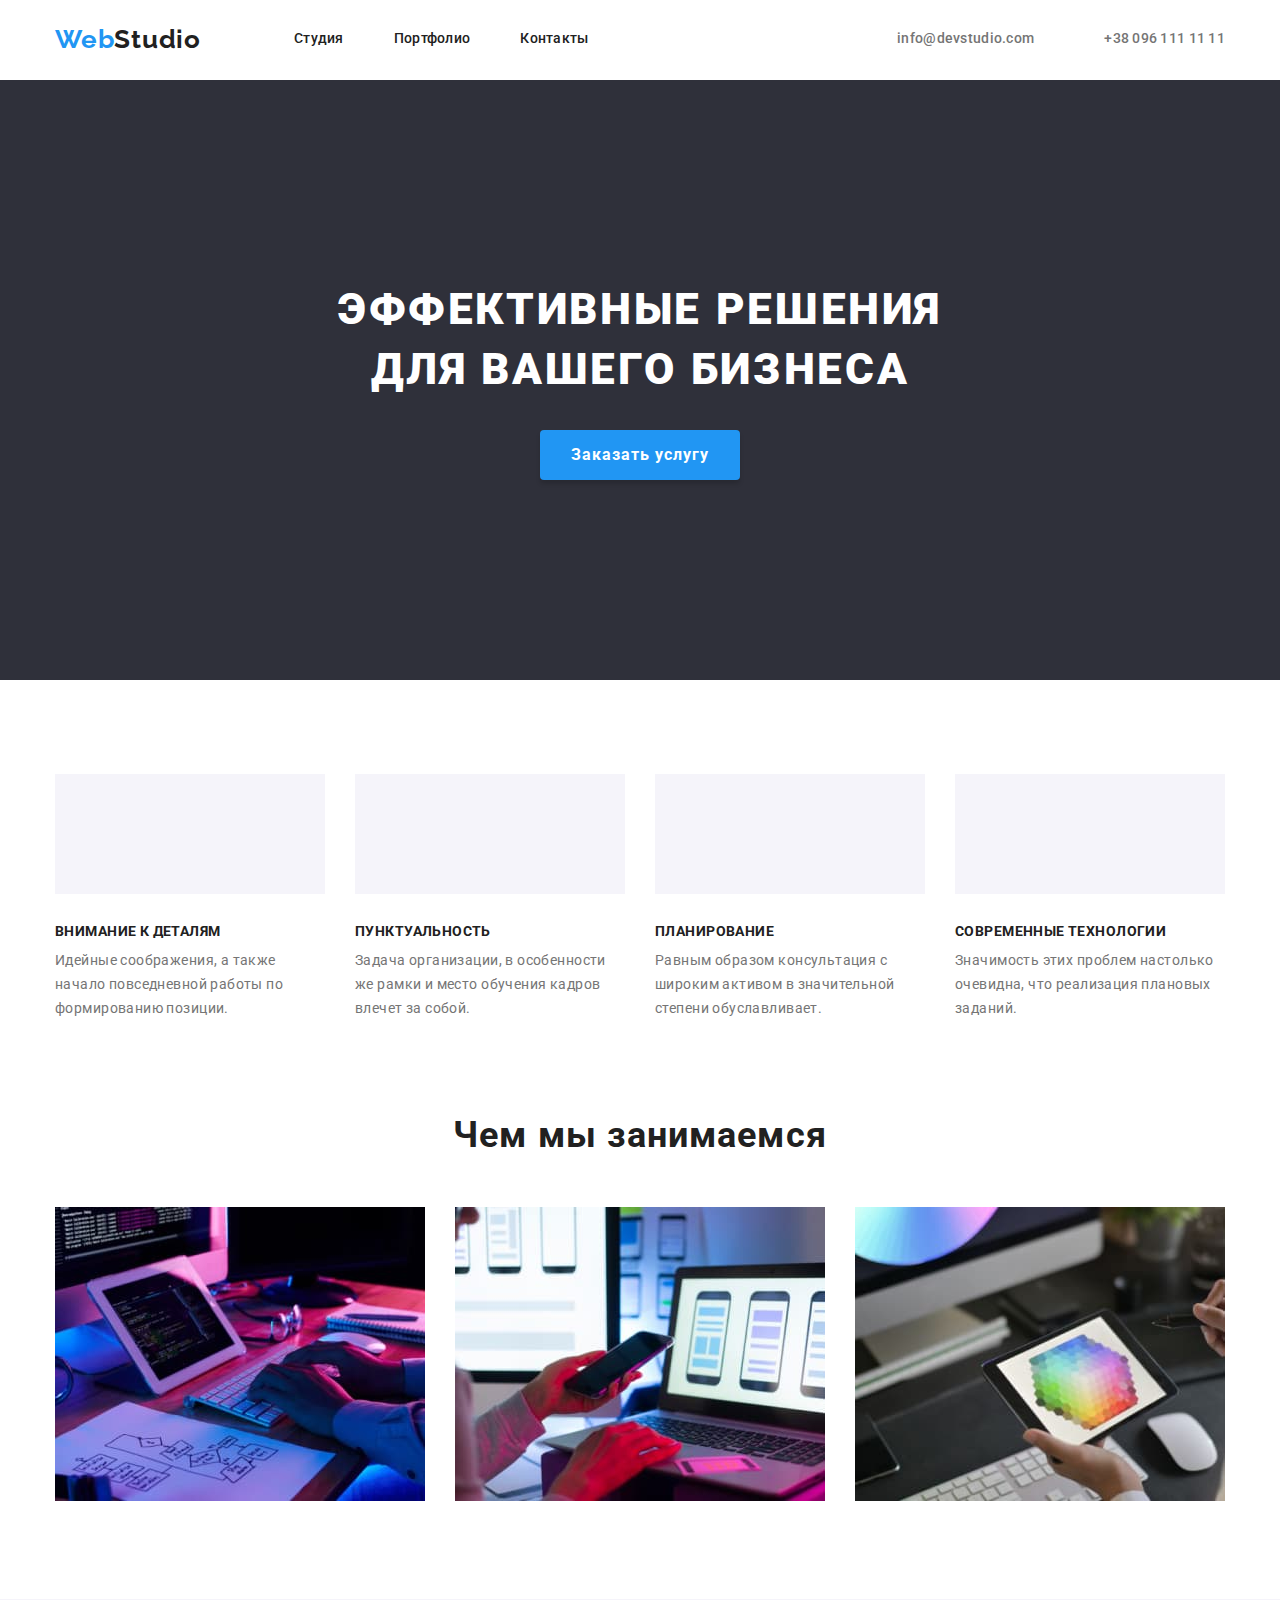
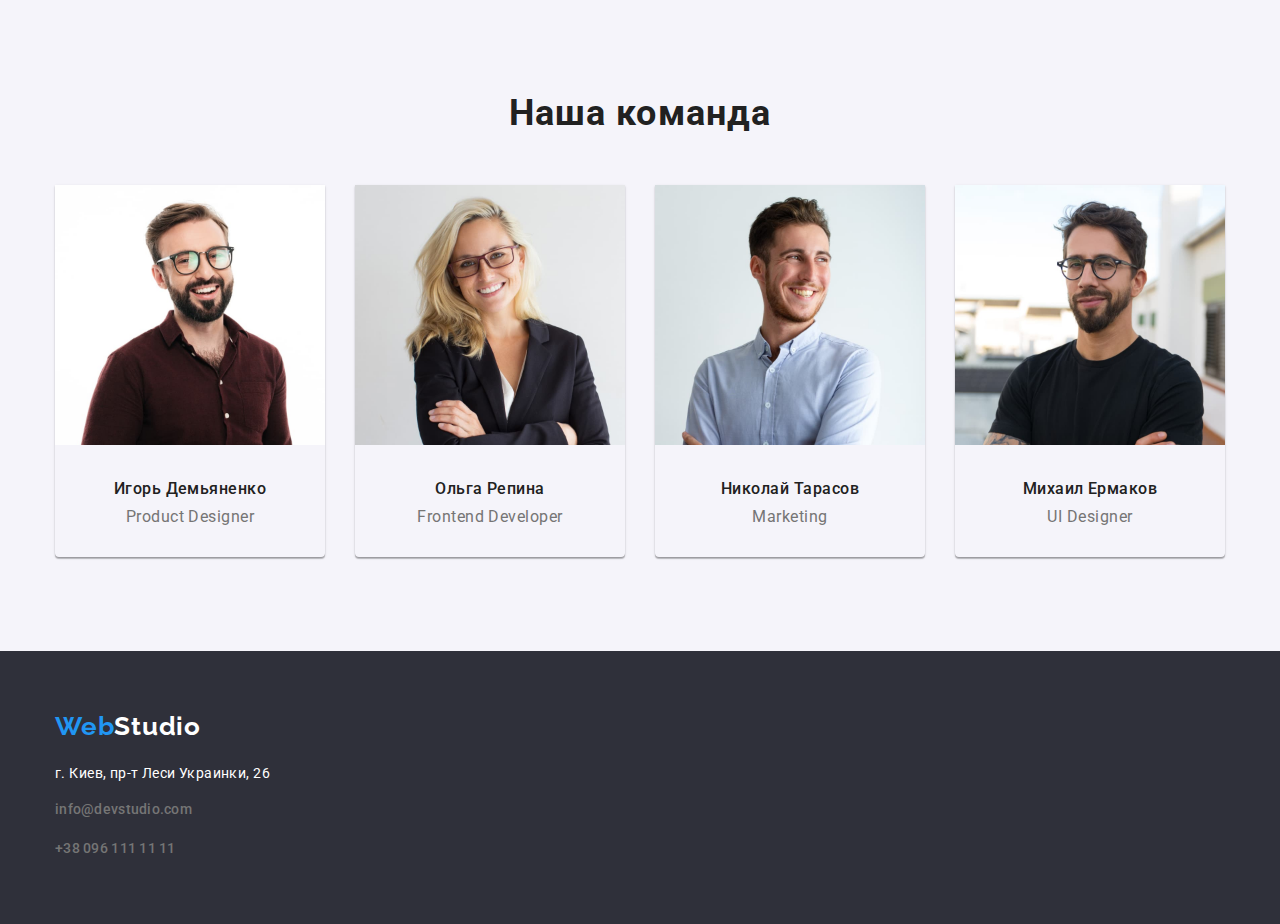
<file: index.html>
<!DOCTYPE html>
<html lang="ru">

<head>
    <meta charset="UTF-8" />
    <meta name="viewport" content="width=device-width, initial-scale=1.0" />
    <title>WebStudio</title>
    <link rel="stylesheet"
        href="https://fonts.googleapis.com/css2?family=Raleway:wght@700&family=Roboto:wght@400;500;700;900&display=swap" />
    <link rel="stylesheet" href="./css/normalize.css" />
    <link rel="stylesheet" href="./css/style.css"/>
</head>

<body>
    <header class="page-header">
        <div class="container flexbox">
            <nav class="navigation">
                <a class="link-logo" href="./"><span class="logo">Web</span><span class="logo black">Studio</span></a>
                <ul class="list navigation-list">
                    <li class="nav-list-item">
                        <a class="navigation-links" href="./">Студия</a>
                    </li>
                    <li class="nav-list-item">
                        <a class="navigation-links" href="./portfolio.html">Портфолио</a>
                    </li>
                    <li class="nav-list-item">
                        <a class="navigation-links" href="#">Контакты</a>
                    </li>
                </ul>
            </nav>

            <ul class="list navigation-list">
                <li class="nav-list-item letter-icon">
                    <a class="contacts-links" href="mailto:info@devstudio.com">info@devstudio.com</a>
                </li>
                <li class="nav-list-item phone-icon">
                    <a class="contacts-links" href="tel:+380961111111">+38 096 111 11 11</a>
                </li>
            </ul>
        </div>
    </header>

    <!-- hero -->
    <main>
        <section class="hero">
            <div class="hero-content">
                <h1 class="hero-title">Эффективные решения для вашего бизнеса</h1>
                <a class="hero-link" href="#">Заказать услугу</a>
            </div>
        </section>

        <section class="features">
            <div class="container flexbox">
                <!-- this title is not displayed -->
                <h2 class="visually-hidden">Особенности</h2>

                <ul class="list features-list">
                    <li class="features-list-point "> <!-- antena-icon -->
                        <h3 class="features-list-item zero">Внимание к деталям</h3>
                        <p class="features-text zero">
                            Идейные соображения, а также начало повседневной работы по
                            формированию позиции.
                        </p>
                    </li>
                    <li class="features-list-point "> <!-- clock-icon -->
                        <h3 class="features-list-item zero">Пунктуальность</h3>
                        <p class="features-text zero">
                            Задача организации, в особенности же рамки и место обучения
                            кадров влечет за собой.
                        </p>
                    </li>
                    <li class="features-list-point "> <!-- computer-icon -->
                        <h3 class="features-list-item zero">Планирование</h3>
                        <p class="features-text zero">
                            Равным образом консультация с широким активом в значительной
                            степени обуславливает.
                        </p>
                    </li>
                    <li class="features-list-point "> <!-- astronaut-icon -->
                        <h3 class="features-list-item zero">Современные технологии</h3>
                        <p class="features-text zero">
                            Значимость этих проблем настолько очевидна, что реализация
                            плановых заданий.
                        </p>
                    </li>
                </ul>
            </div>
        </section>

        <section class="what-we-do">
            <div class="container">
                <h2 class="what-we-do-title zero">Чем мы занимаемся</h2>

                <ul class="list what-we-do-list">
                    <li class="what-we-do-list-item">
                        <img src="./images/block11.jpg"
                            alt="Моделирование сайтов с использование передовых методологий и техник." width="370"
                            height="294" />
                    </li>
                    <li class="what-we-do-list-item">
                        <img src="./images/block12.jpg" alt="Адаптивная вёрстка для Вашего проекта." width="370"
                            height="294" />
                    </li>
                    <li class="what-we-do-list-item">
                        <img src="./images/block13.jpg" alt="Подбор оптимальных дизайнерских решений." width="370"
                            height="294" />
                    </li>
                </ul>
            </div>
        </section>

        <section class="team">
            <div class="container">
                <h2 class="team-title zero">Наша команда</h2>

                <ul class="list team-list">
                    <li class="team-list-item">
                        <img src="./images/block21.jpg" alt="Игорь Демьяненко" width="270" height="260" />
                        <div class="team-text-box">
                            <h3 class="team-person zero">Игорь Демьяненко</h3>
                            <p class="team-person-position zero" lang="en">
                                Product Designer
                            </p>
                        </div>
                    </li>
                    <li class="team-list-item">
                        <img src="./images/block22.jpg" alt="Адаптивная вёрстка для Вашего проекта." width="270"
                            height="260" />
                        <div class="team-text-box">
                            <h3 class="team-person zero">Ольга Репина</h3>
                            <p class="team-person-position zero" lang="en">
                                Frontend Developer
                            </p>
                        </div>
                    </li>
                    <li class="team-list-item">
                        <img src="./images/block23.jpg" alt="Подбор оптимальных дизайнерских решений." width="270"
                            height="260" />
                        <div class="team-text-box">
                            <h3 class="team-person zero">Николай Тарасов</h3>
                            <p class="team-person-position zero" lang="en">Marketing</p>
                        </div>
                    </li>
                    <li class="team-list-item">
                        <img src="./images/block24.jpg" alt="Подбор оптимальных дизайнерских решений." width="270"
                            height="260" />
                        <div class="team-text-box">
                            <h3 class="team-person zero">Михаил Ермаков</h3>
                            <p class="team-person-position zero" lang="en">UI Designer</p>
                        </div>
                    </li>
                </ul>
            </div>
        </section>
    </main>
<!-- Footer -->
    <footer class="footer-block">
        <div class="container flexbox footer-location">
            <a class="link-logo down-logo" href="./"><span class="logo">Web</span><span
                    class="logo white">Studio</span></a>

            <address class="address flexbox">
                <span class="location zero">г. Киев, пр-т Леси Украинки, 26</span>
                <a class="contacts-links footer-links" href="mailto:info@devstudio.com">info@devstudio.com</a>
                <a class="contacts-links footer-links" href="tel:+380961111111">+38 096 111 11 11</a>
            </address>
        </div>
    </footer>
</body>

</html>
</file>
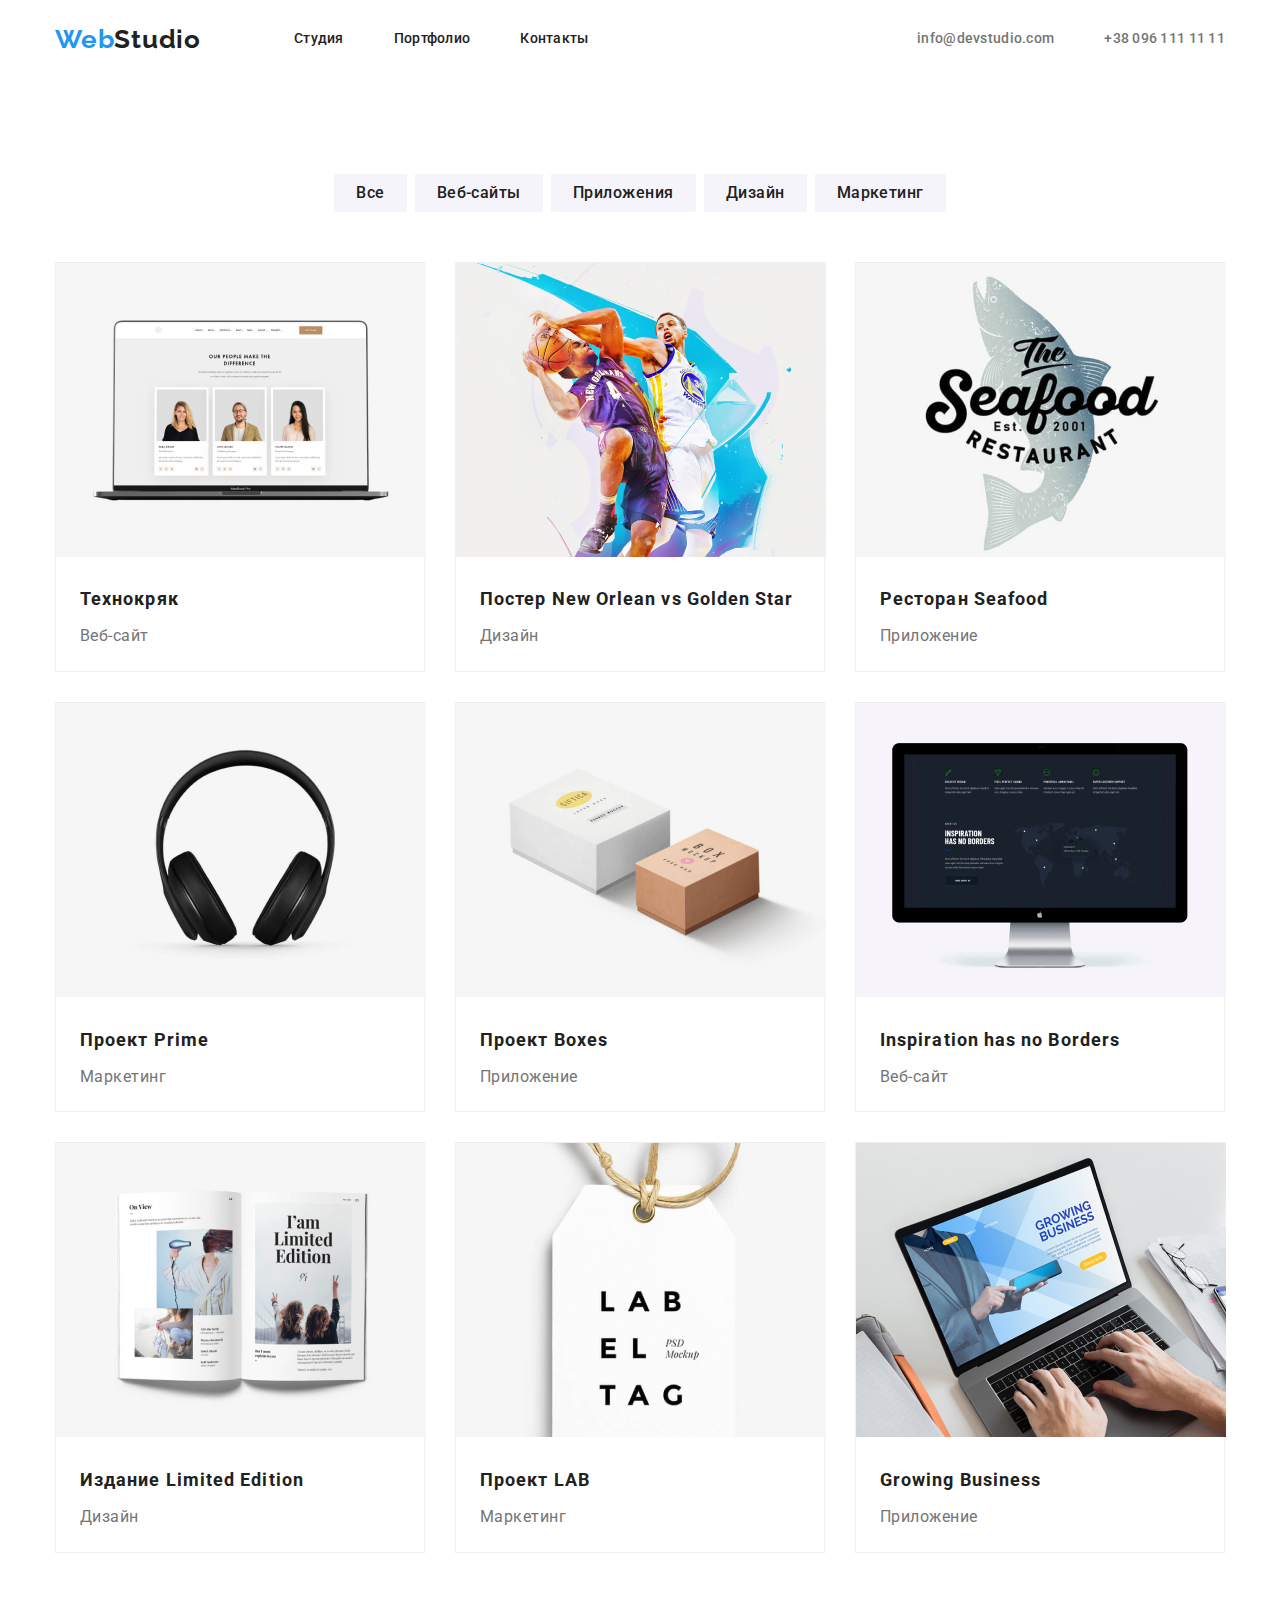
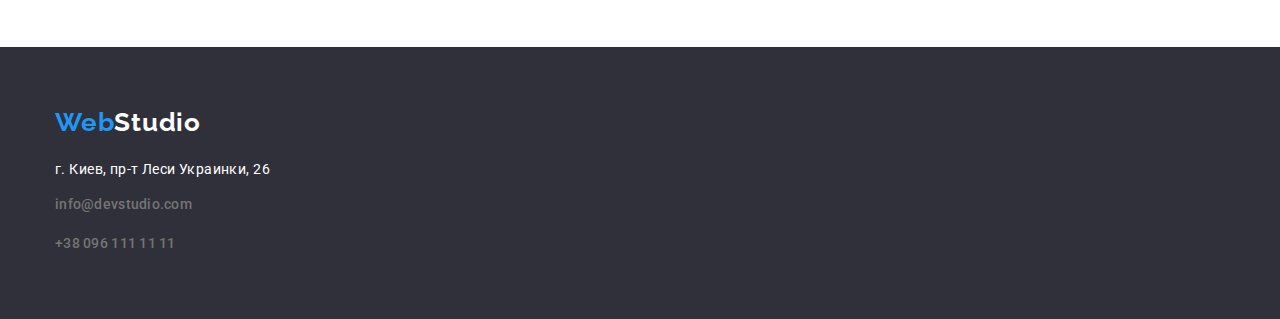
<file: portfolio.html>
<!DOCTYPE html>
<html lang="ru">

<head>
    <meta charset="UTF-8" />
    <meta name="viewport" content="width=device-width, initial-scale=1.0" />
    <title>WebStudio</title>
    <link rel="stylesheet"
        href="https://fonts.googleapis.com/css2?family=Raleway:wght@700&family=Roboto:wght@400;500;700;900&display=swap" />
    <link rel="stylesheet" href="./css/normalize.css" />
    <link rel="stylesheet" href="./css/style.css" />
</head>

<body>
    <header class="page-header">
        <div class="container flexbox">
            <nav class="navigation">
                <a class="link-logo" href="./"><span class="logo">Web</span><span class="logo black">Studio</span></a>
                <ul class="list navigation-list">
                    <li class="nav-list-item">
                        <a class="navigation-links" href="./">Студия</a>
                    </li>
                    <li class="nav-list-item">
                        <a class="navigation-links" href="./portfolio.html">Портфолио</a>
                    </li>
                    <li class="nav-list-item">
                        <a class="navigation-links" href="#">Контакты</a>
                    </li>
                </ul>
            </nav>

            <ul class="list navigation-list">
                <li class="nav-list-item">
                    <a class="contacts-links" href="mailto:info@devstudio.com">info@devstudio.com</a>
                </li>
                <li class="nav-list-item">
                    <a class="contacts-links" href="tel:+380961111111">+38 096 111 11 11</a>
                </li>
            </ul>
        </div>
    </header>

    <main>
        <section class="masterpiacies">
            <div class="container">
                <!-- этот заголовок не отображается -->
                <h1 class="visually-hidden">Примеры работ</h1>

                <ul class="masterpiacies-buttons flexbox">
                    <li class="buttons-item">
                        <button class="button-mp" type="button">Все</button>
                    </li>
                    <li class="buttons-item">
                        <button class="button-mp" type="button">Веб-сайты</button>
                    </li>
                    <li class="buttons-item">
                        <button class="button-mp" type="button">Приложения</button>
                    </li>
                    <li class="buttons-item">
                        <button class="button-mp" type="button">Дизайн</button>
                    </li>
                    <li class="buttons-item">
                        <button class="button-mp" type="button">Маркетинг</button>
                    </li>
                </ul>

                <ul class="list project-list flexbox">
                    <li class="project-list-item">
                        <a class="masterpiacies-link" href="#">
                            <img src="./images/block31.jpg" alt="ноутбук с открытим в браузере проектом" width="370"
                                height="294" />
                            <div class="mp-text-box">
                                <h2 class="masterpiacies-list-item">Технокряк</h2>
                                <p class="masterpiacies-text">Веб-сайт</p>
                            </div>
                        </a>
                    </li>
                    <li class="project-list-item">
                        <a class="masterpiacies-link" href="#">
                            <img src="./images/block32.jpg" alt="два баскетболиста борються за мяч" width="370"
                                height="294" />
                            <div class="mp-text-box">
                                <h2 class="masterpiacies-list-item">
                                    Постер <span lang="en">New Orlean vs Golden Star</span>
                                </h2>
                                <p class="masterpiacies-text" lang="en">Дизайн</p>
                            </div>
                        </a>
                    </li>
                    <li class="project-list-item">
                        <a class="masterpiacies-link" href="#">
                            <img src="./images/block33.jpg" alt="логотип ресторана на фоте рыбы" width="370"
                                height="294" />
                            <div class="mp-text-box">
                                <h2 class="masterpiacies-list-item">
                                    Ресторан <span lang="en">Seafood</span>
                                </h2>
                                <p class="masterpiacies-text">Приложение</p>
                            </div>
                        </a>
                    </li>
                    <li class="project-list-item">
                        <a class="masterpiacies-link" href="#">
                            <img src="./images/block34.jpg" alt="чёрные наушники на белом фоне" width="370"
                                height="294" />
                            <div class="mp-text-box">
                                <h2 class="masterpiacies-list-item">
                                    Проект <span lang="en">Prime</span>
                                </h2>
                                <p class="masterpiacies-text">Маркетинг</p>
                            </div>
                        </a>
                    </li>
                    <li class="project-list-item">
                        <a class="masterpiacies-link" href="#">
                            <img src="./images/block35.jpg" alt="две коробки на белом фоне" width="370"
                                height="294" />
                            <div class="mp-text-box">
                                <h2 class="masterpiacies-list-item">
                                    Проект <span lang="en">Boxes</span>
                                </h2>
                                <p class="masterpiacies-text" lang="en">Приложение</p>
                            </div>
                        </a>
                    </li>
                    <li class="project-list-item">
                        <a class="masterpiacies-link" href="#">
                            <img src="./images/block36.jpg" alt="монитор с открытым веб-сайтом" width="370"
                                height="294" />
                            <div class="mp-text-box">
                                <h2 class="masterpiacies-list-item" lang="en">
                                    Inspiration has no Borders
                                </h2>
                                <p class="masterpiacies-text">Веб-сайт</p>
                            </div>
                        </a>
                    </li>
                    <li class="project-list-item">
                        <a class="masterpiacies-link" href="#">
                            <img src="./images/block37.jpg" alt="журнал с илюстрациями дизайна" width="370"
                                height="294" />
                            <div class="mp-text-box">
                                <h2 class="masterpiacies-list-item">
                                    Издание <span lang="en">Limited Edition</span>
                                </h2>
                                <p class="masterpiacies-text">Дизайн</p>
                            </div>
                        </a>
                    </li>
                    <li class="project-list-item">
                        <a class="masterpiacies-link" href="#">
                            <img src="./images/block38.jpg" alt="белая бирка с названием проекта" width="370"
                                height="294" />
                            <div class="mp-text-box">
                                <h2 class="masterpiacies-list-item">
                                    Проект <span lang="en">LAB</span>
                                </h2>
                                <p class="masterpiacies-text">Маркетинг</p>
                            </div>
                        </a>
                    </li>
                    <li class="project-list-item">
                        <a class="masterpiacies-link" href="#">
                            <img src="./images/block39.jpg" alt="лептоп с открытым приложением" width="370"
                                height="294" />
                            <div class="mp-text-box">
                                <h2 class="masterpiacies-list-item" lang="en">
                                    Growing Business
                                </h2>
                                <p class="masterpiacies-text">Приложение</p>
                            </div>
                        </a>
                    </li>
                </ul>
            </div>
        </section>
    </main>

    <footer class="footer-block">
        <div class="container flexbox footer-location">
            <a class="link-logo down-logo" href="./"><span class="logo">Web</span><span
                    class="logo white">Studio</span></a>

            <address class="address flexbox">
                <span class="location zero">г. Киев, пр-т Леси Украинки, 26</span>
                <a class="contacts-links footer-links" href="mailto:info@devstudio.com">info@devstudio.com</a>
                <a class="contacts-links footer-links" href="tel:+380961111111">+38 096 111 11 11</a>
            </address>
        </div>
    </footer>
</body>

</html>
</file>
<file: css/style.css>
:root {
  --primary-text-color: #757575;
  --title-text-color: #212121;
  --back-color-and-hero: #ffffff;
  --button-color: #f5f4fa;
  --background-hero-color: #2f303a;
  --hover-focus-color: #2196f3;
}

html {
  box-sizing: border-box;
}

*,
*::after,
*::before {
  box-sizing: inherit;
}

.container {
  width: 1200px;
  padding-left: 15px;
  padding-right: 15px;
  margin-left: auto;
  margin-right: auto;
}

.flexbox {
  display: flex;
}

body {
  font-family: Roboto, sans-serif;
  background-color: var(--back-color-and-hero);
}

/* стили логотипа */

.page-header {
  padding-top: 24px;
  padding-bottom: 25px;
}

.navigation {
  display: flex;
  justify-content: start;
  margin-right: auto;
}

.logo {
  font-family: Raleway, sans-serif;
  font-style: normal;
  font-weight: 700;
  font-size: 26px;
  line-height: 1.19;
  color: var(--hover-focus-color);
  letter-spacing: 0.03em;
}

.link-logo {
  display: inline-block;
  margin-right: 93px;
  text-decoration: none;
}

.black {
  color: var(--title-text-color);
  white-space: normal;
}

.white {
  color: var(--back-color-and-hero);
  white-space: normal;
}

.navigation-list {
  display: flex;
  align-items: center;
}

.nav-list-item {
  display: flex;
  align-items: center;
}

.nav-list-item:not(:last-child) {
  margin-right: 50px;
}

.letter-icon::before {
  content: "";
  display: inline-flex;
  margin-right: 10px;
  width: 16px;
  height: 12px;
}

.phone-icon::before {
  content: "";
  display: inline-block;
  margin-right: 10px;
  width: 10px;
  height: 16px;
}

.navigation-links,
.contacts-links {
  display: block;
  padding-top: 7px;
  padding-bottom: 7px;
  text-decoration: none;
  font-style: normal;
  font-weight: 500;
  font-size: 14px;
  line-height: 1.14;
  letter-spacing: 0.02em;
}

.list,
.masterpiacies-buttons {
  margin: 0;
  padding: 0;
  list-style-type: none;
}

.masterpiacies-link {
  text-decoration: none;
}

.navigation-links {
  color: var(--title-text-color);
}

.navigation-links:hover,
.navigation-links:focus,
.contacts-links:hover,
.contacts-links:focus {
  color: var(--hover-focus-color);
}

.contacts-links {
  color: var(--primary-text-color);
}

/* hero */

.hero {
  background-color: var(--background-hero-color);
}

.hero-title {
  margin-top: 0;
  margin-bottom: 30px;
  font-weight: 900;
  font-size: 44px;
  line-height: 1.36;
  text-align: center;
  letter-spacing: 0.06em;
  text-transform: uppercase;
  color: var(--back-color-and-hero);
}

.hero-content {
  width: 696px;
  margin-left: auto;
  margin-right: auto;
  padding-top: 200px;
  padding-bottom: 200px;
}

.hero-link {
  display: block;
  width: 200px;
  padding: 10px;
  margin: 0 auto;
  text-align: center;
  text-decoration: none;
  font-weight: 700;
  font-size: 16px;
  line-height: 1.87;
  letter-spacing: 0.06em;
  color: var(--back-color-and-hero);
  background: var(--hover-focus-color);
  box-shadow: 0px 4px 4px rgba(0, 0, 0, 0.15);
  border-radius: 4px;
  border: none;
}

.what-we-do-title,
.team-title {
  font-weight: 700;
  font-size: 36px;
  line-height: 1.16;
  text-align: center;
  letter-spacing: 0.03em;
  color: var(--title-text-color);
}

.visually-hidden {
  position: absolute;
  width: 1px;
  height: 1px;
  margin: -1px;
  border: 0;
  padding: 0;
  clip: rect(0 0 0 0);
  overflow: hidden;
}

.zero {
  display: block;
  margin: 0;
  padding: 0;
}

.features {
  padding-top: 94px;
  padding-bottom: 94px;
}

.features-list,
.what-we-do-list,
.team-list,
.project-list {
  display: flex;
  flex-wrap: wrap;
}

.features-list-point::before {
  display: block;
  content: "";
  background-size: 70px;
  background-repeat: no-repeat;
  background-position: center;
  height: 120px;
  background-color: var(--button-color);
}

.features-list-point,
.team-list-item {
  flex-basis: calc((100% - 3 * 30px) / 4);
}

.features-list-point:not(:last-child),
.what-we-do-list-item:not(:last-child),
.team-list-item:not(:last-child) {
  margin-right: 30px;
}

.features-list-item {
  padding-top: 30px;
  margin-bottom: 10px;
  font-weight: 700;
  font-size: 14px;
  line-height: 1.14;
  letter-spacing: 0.03em;
  text-transform: uppercase;
  color: var(--title-text-color);
}

.features-text {
  font-weight: 400;
  line-height: 1.71;
  letter-spacing: 0.03em;
  font-size: 14px;
  color: var(--primary-text-color);
}

.what-we-do {
  padding-bottom: 94px;
}

.what-we-do-title {
  margin-bottom: 50px;
}

.team-title {
  margin-bottom: 50px;
}

.what-we-do-list-item {
  flex-basis: calc((100% - 3 * 30px) / 3);
}

/* team */

.team {
  padding-bottom: 94px;
  padding-top: 94px;
  background-color: var(--button-color);
}

.team-list-item {
  box-shadow: 0px 1px 3px rgba(0, 0, 0, 0.12), 0px 1px 1px rgba(0, 0, 0, 0.14),
    0px 2px 1px rgba(0, 0, 0, 0.2);
  border-radius: 0px 0px 4px 4px;
}

.team-person {
  margin-bottom: 10px;
  font-weight: 500;
  font-size: 16px;
  line-height: 1.18;
  text-align: center;
  letter-spacing: 0.03em;
  color: var(--title-text-color);
}

.team-person-position {
  font-weight: 400;
  font-size: 16px;
  line-height: 1.18;
  text-align: center;
  letter-spacing: 0.03em;
  color: var(--primary-text-color);
}

.team-text-box {
  padding: 30px 0;
}

.footer-location {
  flex-direction: column;
  align-items: flex-start;
  padding-top: 60px;
  padding-bottom: 60px;
}

.address {
  align-items: flex-start;
  flex-direction: column;
}

.location {
  margin-top: 0;
  margin-bottom: 9px;
  font-style: normal;
  font-weight: 400;
  font-size: 14px;
  line-height: 1.7;
  letter-spacing: 0.03em;
  color: var(--back-color-and-hero);
}

.footer-block {
  background-color: var(--background-hero-color);
}

.down-logo {
  margin-bottom: 20px;
  margin-right: 0;
}

.footer-links:not(:last-child) {
  margin-bottom: 9px;
}

/* portfolio chapter*/
/* buttons */
.masterpiacies {
  padding: 94px 0;
}

.masterpiacies-buttons button {
  padding: 6px 22px;
  font-style: normal;
  font-weight: 500;
  font-size: 16px;
  line-height: 1.62;
  text-align: center;
  letter-spacing: 0.03em;
  border: none;
  color: var(--title-text-color);
  background: var(--button-color);
}

.masterpiacies-buttons {
  justify-content: center;
  flex-wrap: wrap;
}

.buttons-item:not(:last-child) {
  margin-right: 8px;
}

.button-mp:hover,
.button-mp:focus {
  border: none;
  color: var(--back-color-and-hero);
  background: var(--hover-focus-color);
  box-shadow: 0px 3px 1px rgba(0, 0, 0, 0.1), 0px 1px 2px rgba(0, 0, 0, 0.08),
    0px 2px 2px rgba(0, 0, 0, 0.12);
  border-radius: 4px;
}

.project-list {
  flex-wrap: wrap;
  margin-top: 50px;
}

.project-list-item:nth-child(3n) {
  margin-right: 0;
}

.project-list-item:nth-child(n + 7) {
  margin-bottom: 0;
}

.project-list-item {
  margin-bottom: 30px;
  margin-right: 30px;
  width: calc((100% - 2 * 30px) / 3);
  background: var(--back-color-and-hero);
  border: 1px solid #eeeeee;
}

.masterpiacies-list-item {
  margin: 0 0 4px 0;
  font-weight: 700;
  font-size: 18px;
  line-height: 2;
  letter-spacing: 0.06em;
  text-align: left;
  color: var(--title-text-color);
}
.masterpiacies-text {
  margin: 0;
  font-weight: 400;
  font-size: 16px;
  line-height: 1.87;
  letter-spacing: 0.03em;
  text-align: left;
  color: var(--primary-text-color);
}

.mp-text-box {
  padding: 20px 24px;
}
</file>
